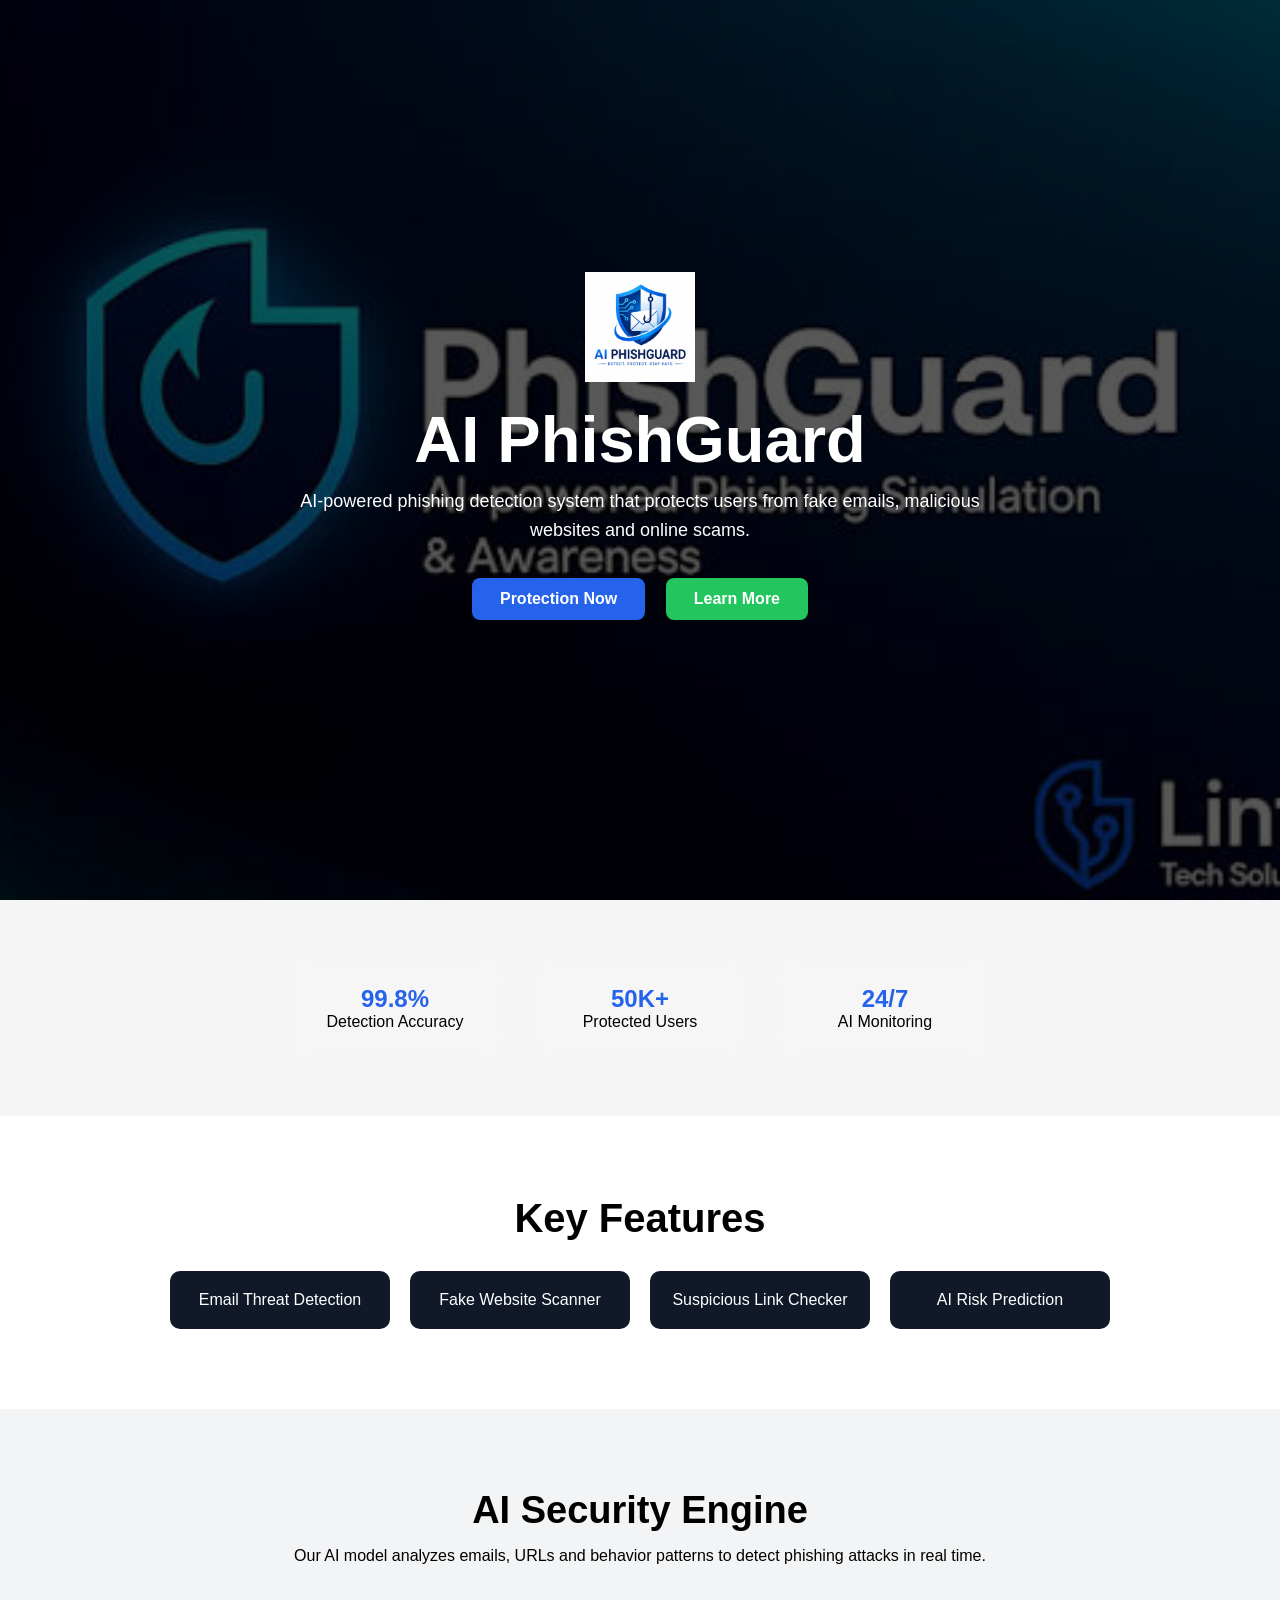
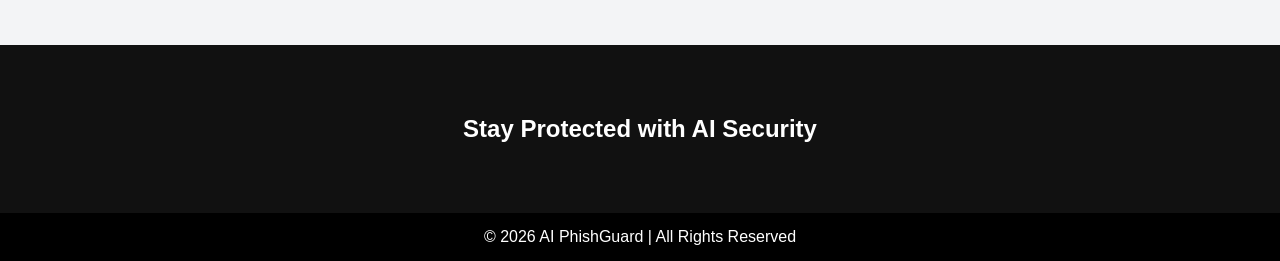
<file: frontend/index.html>
<!DOCTYPE html>
<html lang="en">
<head>
<meta charset="UTF-8">
<meta name="viewport" content="width=device-width, initial-scale=1.0">
<title>AI PhishGuard</title>
<link rel="stylesheet" href="style.css">
</head>

<body>

<div class="hero">
    <div class="overlay">

        <img src="image/logo.png" class="logo">

        <h1>AI PhishGuard</h1>

        <p>
            AI-powered phishing detection system that protects users
            from fake emails, malicious websites and online scams.
        </p>

        <div class="buttons">
            <a href="login.html" class="btn">Protection Now</a>
            <a href="#features" class="btn2">Learn More</a>
        </div>

    </div>
</div>

<section class="stats">

    <div class="card">
        <h2>99.8%</h2>
        <p>Detection Accuracy</p>
    </div>

    <div class="card">
        <h2>50K+</h2>
        <p>Protected Users</p>
    </div>

    <div class="card">
        <h2>24/7</h2>
        <p>AI Monitoring</p>
    </div>

</section>

<section id="features" class="features">

<h2>Key Features</h2>

<div class="feature-container">

    <div class="feature-box">Email Threat Detection</div>
    <div class="feature-box">Fake Website Scanner</div>
    <div class="feature-box">Suspicious Link Checker</div>
    <div class="feature-box">AI Risk Prediction</div>

</div>

</section>

<section class="ai">

<h2>AI Security Engine</h2>

<p>
Our AI model analyzes emails, URLs and behavior patterns
to detect phishing attacks in real time.
</p>

</section>

<section class="cta">

<h2>Stay Protected with AI Security</h2>

</section>

<footer>
<p>© 2026 AI PhishGuard | All Rights Reserved</p>
</footer>

<script src="script.js"></script>

</body>
</html>
</file>
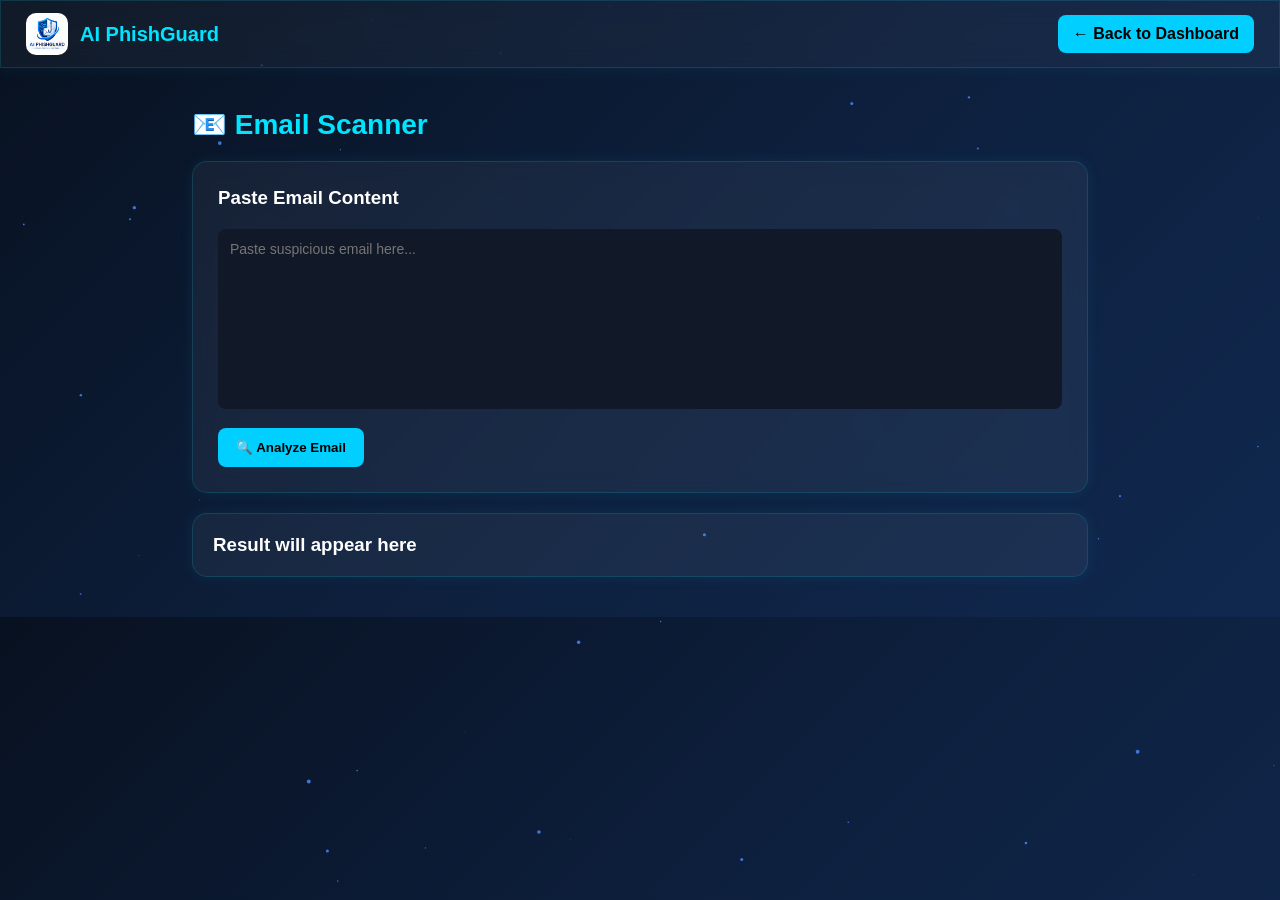
<file: frontend/email-scanner.html>
<!DOCTYPE html>
<html lang="en">

<head>

<meta charset="UTF-8">
<meta name="viewport" content="width=device-width, initial-scale=1.0">

<title>Email Scanner-AI Guard</title>

<link rel="stylesheet" href="email-scanner.css">

</head>


<body>

<!-- BACKGROUND -->
<canvas id="bg"></canvas>


<!-- TOP BAR -->
<header class="topbar">

    <div class="logo-section">

        <img src="image/logo.png" class="logo">

        <h2>AI PhishGuard</h2>

    </div>


    <a href="dashboard.html">
        ← Back to Dashboard
    </a>

</header>



<!-- MAIN -->

<div class="container">


<h1 class="title">
📧 Email Scanner
</h1>



<div class="card">

<h3>
Paste Email Content
</h3>


<textarea 
id="emailInput"
placeholder="Paste suspicious email here...">
</textarea>


<button type="button" onclick="scanEmail()">
🔍 Analyze Email
</button>


</div>




<!-- LOADING -->

<div id="loading" class="loading hidden">

<div class="spinner"></div>

<p>
AI is analyzing email...
</p>

</div>




<!-- RESULT -->

<div class="result-box" id="resultBox">

<h3>
Result will appear here
</h3>

</div>




</div>





<!-- SIDE PANEL -->

<div id="sidePanel" class="side-panel">

<div class="side-content">

<h2>
🤖 AI Tips
</h2>


<ul>

<li>Check sender email carefully</li>

<li>Do not click unknown links</li>

<li>Look for spelling mistakes</li>

<li>Urgent emails can be fake</li>

<li>Never share passwords</li>

</ul>


<button onclick="closeSidePanel()">
Close
</button>


</div>

</div>



<script src="email-scanner.js"></script>


</body>

</html>
</file>
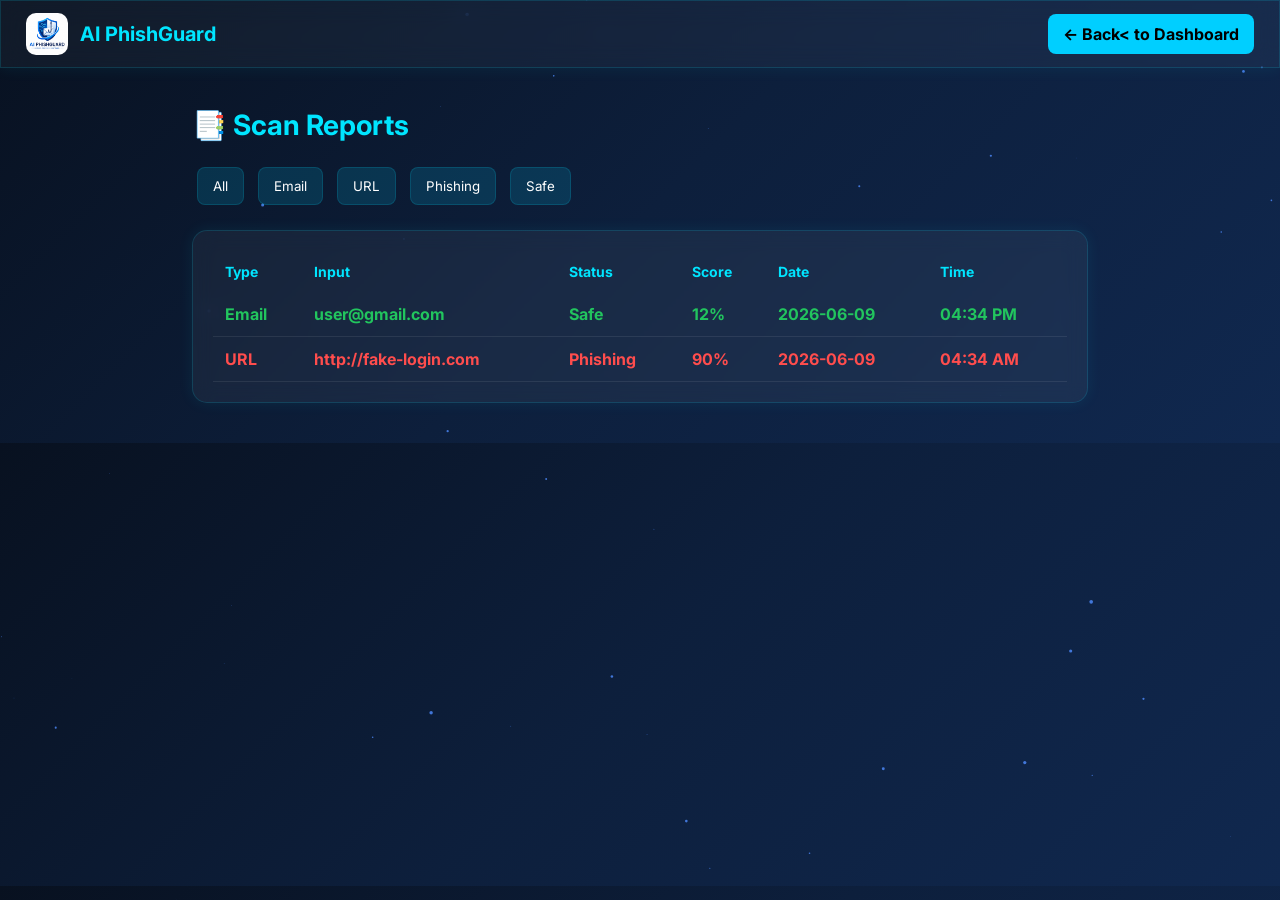
<file: frontend/reports.html>
<!DOCTYPE html>
<html lang="en">
<head>
<meta charset="UTF-8">
<meta name="viewport" content="width=device-width, initial-scale=1.0">
<title>Reports - AI PhishGuard</title>

<link rel="stylesheet" href="reports.css">
<link href="https://fonts.googleapis.com/css2?family=Inter:wght@400;600;700&display=swap" rel="stylesheet">
</head>

<body>

<!-- BACKGROUND -->
<canvas id="bg"></canvas>

<!-- TOPBAR -->
<header class="topbar">
    <div class="logo-section">
        <img src="image/logo.png" class="logo">
        <h2>AI PhishGuard</h2>
    </div>

    <a href="dashboard.html">← Back< to Dashboard</a>
</header>

<!-- CONTENT -->
<div class="container">

    <h1 class="title">📑 Scan Reports</h1>

    <div class="filters">
        <button onclick="filterData('all')">All</button>
        <button onclick="filterData('email')">Email</button>
        <button onclick="filterData('url')">URL</button>
        <button onclick="filterData('phishing')">Phishing</button>
        <button onclick="filterData('safe')">Safe</button>
    </div>

    <div class="table-box">
        <table>
            <thead>
                <tr>
                    <th>Type</th>
                    <th>Input</th>
                    <th>Status</th>
                    <th>Score</th>
                    <th>Date</th>
                    <th>Time</th>
                </tr>
            </thead>

            <tbody id="reportBody">

                <tr class="email safe">
                    <td>Email</td>
                    <td>user@gmail.com</td>
                    <td>Safe</td>
                    <td>12%</td>
                    <td>2026-06-09</td>
                    <td>04:34 PM</td>
                </tr>

                <tr class="url phishing">
                    <td>URL</td>
                    <td>http://fake-login.com</td>
                    <td>Phishing</td>
                    <td>90%</td>
                    <td>2026-06-09</td>
                    <td>04:34 AM</td>
                </tr>

            </tbody>

        </table>
    </div>

</div>

<script src="reports.js"></script>
</body>
</html>
</file>
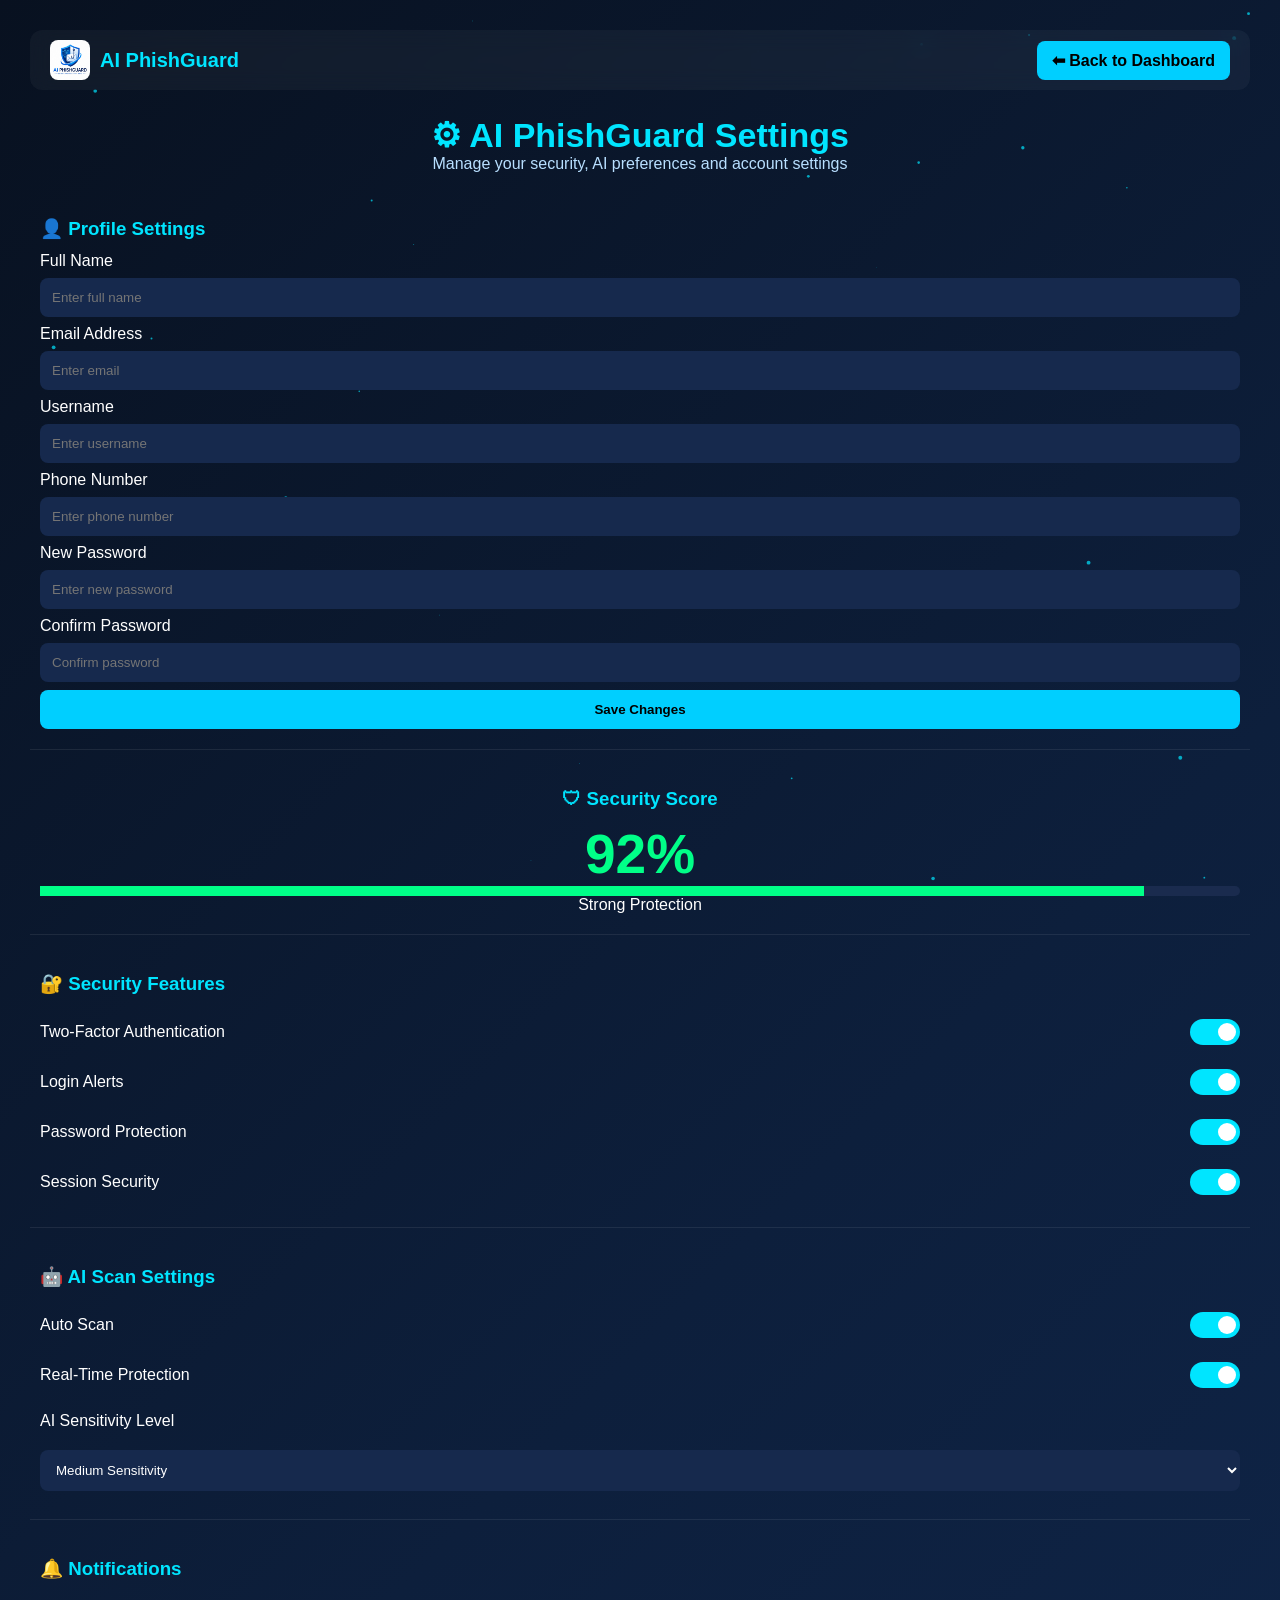
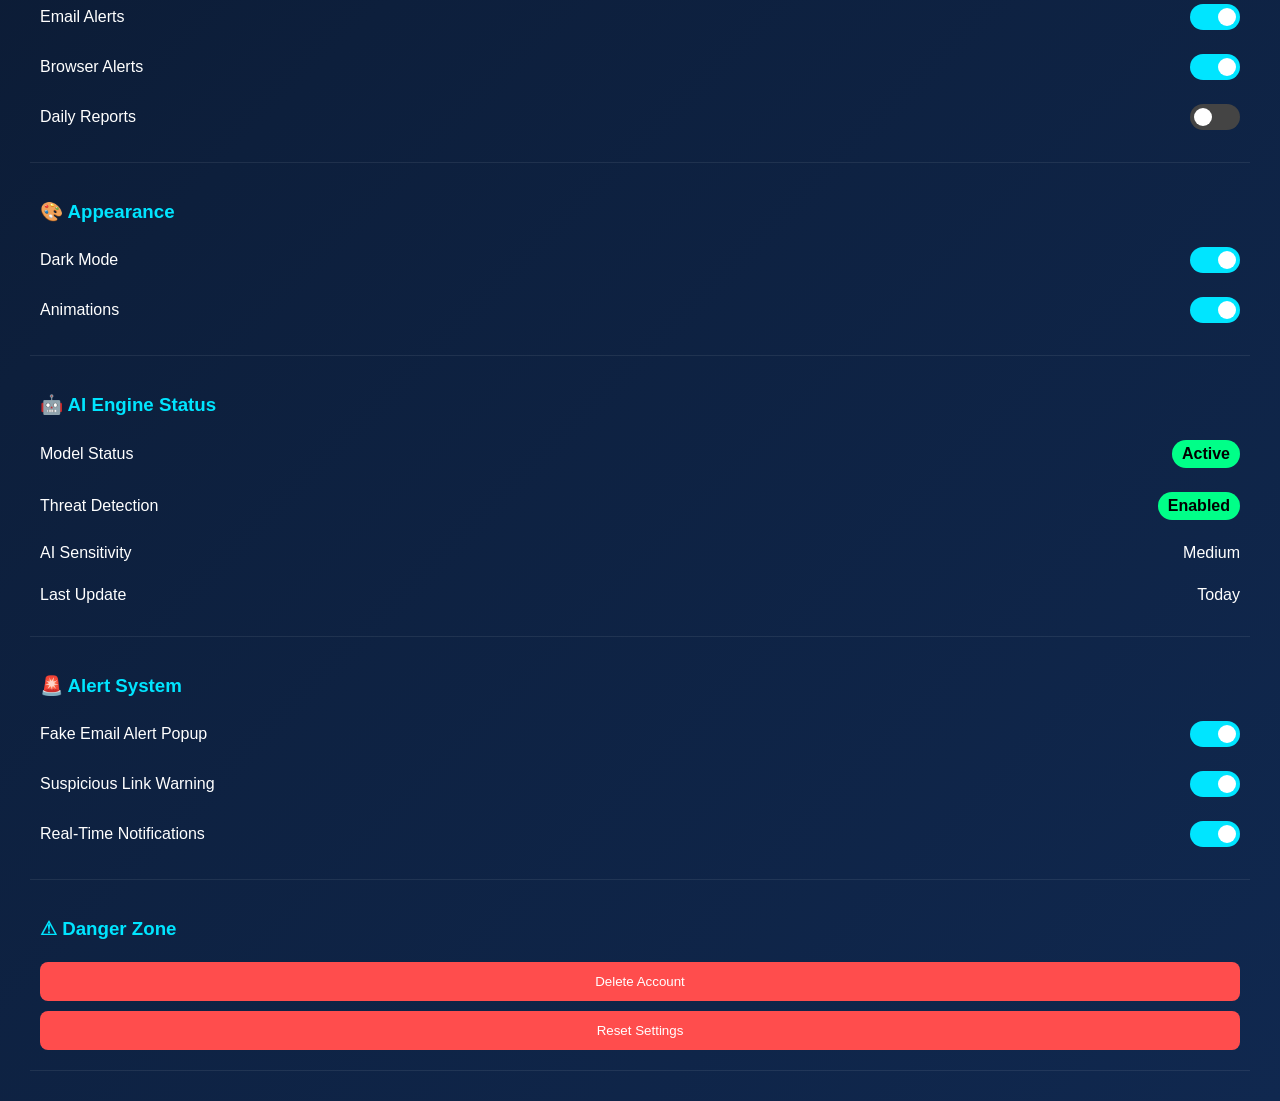
<file: frontend/settings.html>
<!DOCTYPE html>
<html lang="en">
<head>
<meta charset="UTF-8">
<meta name="viewport" content="width=device-width, initial-scale=1.0">
<title>AI PhishGuard - Settings</title>

<link rel="stylesheet" href="settings.css">
</head>

<body>

<!-- Background Animation -->
<canvas id="bg"></canvas>

<!-- TOP BAR -->
<div class="topbar">

    <div class="left">
        <img src="image/logo.png" alt="Logo" class="logo">
        <span class="project-name">AI PhishGuard</span>
    </div>

    <a href="dashboard.html" class="back-btn">⬅ Back to Dashboard</a>

</div>

<!-- PAGE TITLE -->
<div class="page-title">
    <h1>⚙ AI PhishGuard Settings</h1>
    <p>Manage your security, AI preferences and account settings</p>
</div>

<!-- SETTINGS CONTAINER -->
<div class="container">

    <!-- PROFILE SETTINGS -->
    <div class="section">
        <h3>👤 Profile Settings</h3>

        <div class="row">
            <span>Full Name</span>
            <input type="text" placeholder="Enter full name">
        </div>

        <div class="row">
            <span>Email Address</span>
            <input type="email" placeholder="Enter email">
        </div>

        <div class="row">
            <span>Username</span>
            <input type="text" placeholder="Enter username">
        </div>

        <div class="row">
            <span>Phone Number</span>
            <input type="text" placeholder="Enter phone number">
        </div>

        <div class="row">
            <span>New Password</span>
            <input type="password" placeholder="Enter new password">
        </div>

        <div class="row">
            <span>Confirm Password</span>
            <input type="password" placeholder="Confirm password">
        </div>

        <button class="btn">Save Changes</button>
    </div>

    <!-- SECURITY SCORE -->
    <div class="section center">
        <h3>🛡 Security Score</h3>

        <div class="score">92%</div>

        <div class="progress">
            <div class="progress-bar"></div>
        </div>

        <p>Strong Protection</p>
    </div>

    <!-- SECURITY FEATURES -->
    <div class="section">
        <h3>🔐 Security Features</h3>

        <div class="setting-row">
            <span>Two-Factor Authentication</span>
            <label class="switch">
                <input type="checkbox" checked>
                <span class="slider"></span>
            </label>
        </div>

        <div class="setting-row">
            <span>Login Alerts</span>
            <label class="switch">
                <input type="checkbox" checked>
                <span class="slider"></span>
            </label>
        </div>

        <div class="setting-row">
            <span>Password Protection</span>
            <label class="switch">
                <input type="checkbox" checked>
                <span class="slider"></span>
            </label>
        </div>

        <div class="setting-row">
            <span>Session Security</span>
            <label class="switch">
                <input type="checkbox" checked>
                <span class="slider"></span>
            </label>
        </div>
    </div>

    <!-- AI SCAN SETTINGS -->
    <div class="section">
        <h3>🤖 AI Scan Settings</h3>

        <div class="setting-row">
            <span>Auto Scan</span>
            <label class="switch">
                <input type="checkbox" checked>
                <span class="slider"></span>
            </label>
        </div>

        <div class="setting-row">
            <span>Real-Time Protection</span>
            <label class="switch">
                <input type="checkbox" checked>
                <span class="slider"></span>
            </label>
        </div>

        <div class="setting-row">
            <span>AI Sensitivity Level</span>
        </div>

        <select>
            <option>Low Sensitivity</option>
            <option selected>Medium Sensitivity</option>
            <option>High Sensitivity</option>
        </select>
    </div>

    <!-- NOTIFICATIONS -->
    <div class="section">
        <h3>🔔 Notifications</h3>

        <div class="setting-row">
            <span>Email Alerts</span>
            <label class="switch">
                <input type="checkbox" checked>
                <span class="slider"></span>
            </label>
        </div>

        <div class="setting-row">
            <span>Browser Alerts</span>
            <label class="switch">
                <input type="checkbox" checked>
                <span class="slider"></span>
            </label>
        </div>

        <div class="setting-row">
            <span>Daily Reports</span>
            <label class="switch">
                <input type="checkbox">
                <span class="slider"></span>
            </label>
        </div>
    </div>

    <!-- APPEARANCE -->
    <div class="section">
        <h3>🎨 Appearance</h3>

        <div class="setting-row">
            <span>Dark Mode</span>
            <label class="switch">
                <input type="checkbox" checked>
                <span class="slider"></span>
            </label>
        </div>

        <div class="setting-row">
            <span>Animations</span>
            <label class="switch">
                <input type="checkbox" checked>
                <span class="slider"></span>
            </label>
        </div>
    </div>

    <!-- AI ENGINE -->
    <div class="section">
        <h3>🤖 AI Engine Status</h3>

        <div class="setting-row">
            <span>Model Status</span>
            <span class="status">Active</span>
        </div>

        <div class="setting-row">
            <span>Threat Detection</span>
            <span class="status">Enabled</span>
        </div>

        <div class="setting-row">
            <span>AI Sensitivity</span>
            <span>Medium</span>
        </div>

        <div class="setting-row">
            <span>Last Update</span>
            <span>Today</span>
        </div>
    </div>

    <!-- ALERT SYSTEM -->
    <div class="section">
        <h3>🚨 Alert System</h3>

        <div class="setting-row">
            <span>Fake Email Alert Popup</span>
            <label class="switch">
                <input type="checkbox" checked>
                <span class="slider"></span>
            </label>
        </div>

        <div class="setting-row">
            <span>Suspicious Link Warning</span>
            <label class="switch">
                <input type="checkbox" checked>
                <span class="slider"></span>
            </label>
        </div>

        <div class="setting-row">
            <span>Real-Time Notifications</span>
            <label class="switch">
                <input type="checkbox" checked>
                <span class="slider"></span>
            </label>
        </div>
    </div>

    <!-- DANGER ZONE -->
    <div class="section danger">
        <h3>⚠ Danger Zone</h3>

        <button class="danger-btn">Delete Account</button>
        <button class="danger-btn">Reset Settings</button>
    </div>

</div>

<script src="settings.js"></script>

</body>
</html>
</file>
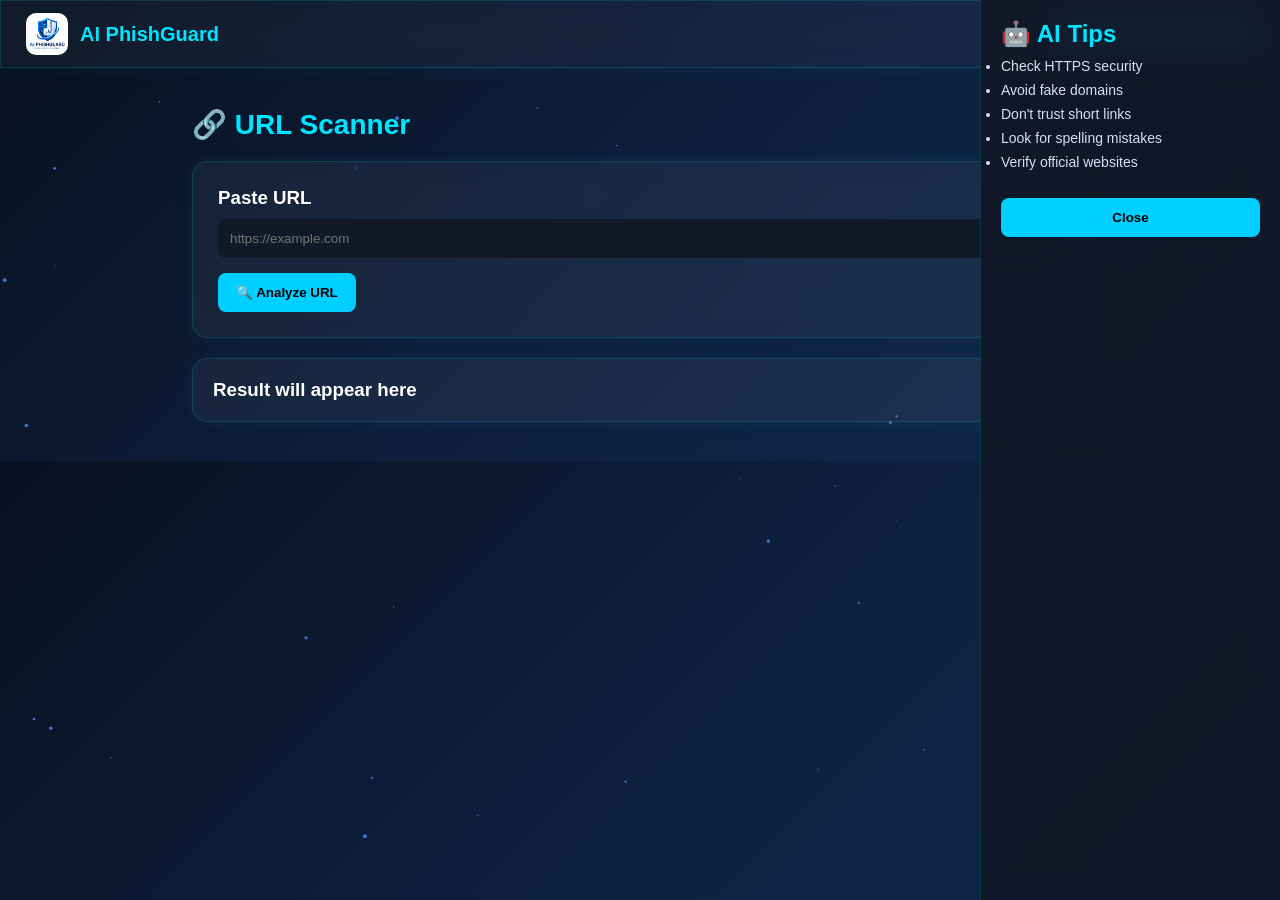
<file: frontend/url-scanner.html>
<!DOCTYPE html>
<html lang="en">
<head>
<meta charset="UTF-8">
<meta name="viewport" content="width=device-width, initial-scale=1.0">
<title>URL Scanner - AI PhishGuard</title>

<link rel="stylesheet" href="url-scanner.css">
</head>

<body onload="openSidePanel()">

<!-- BACKGROUND -->
<canvas id="bg"></canvas>

<!-- TOPBAR  -->
<header class="topbar">
    <div class="logo-section">
        <img src="image/logo.png" class="logo">
        <h2>AI PhishGuard</h2>
    </div>

    <a href="dashboard.html">← Back to Dashboard</a>
</header>

<!-- MAIN -->
<div class="container">

    <h1 class="title">🔗 URL Scanner</h1>

    <!-- INPUT CARD -->
    <div class="card">
        <h3>Paste URL</h3>

        <input type="text" id="urlInput"
        placeholder="https://example.com">

        <button onclick="scanURL()">🔍 Analyze URL</button>
    </div>

    <!-- LOADING -->
    <div id="loading" class="loading hidden">
        <div class="spinner"></div>
        <p>AI is analyzing URL...</p>
    </div>

    <!-- RESULT -->
    <div class="result-box" id="resultBox">
        <h3>Result will appear here</h3>
    </div>

</div>

<!-- SIDE PANEL -->
<div id="sidePanel" class="side-panel">
    <div class="side-content">
        <h2>🤖 AI Tips</h2>
        <ul>
            <li>Check HTTPS security</li>
            <li>Avoid fake domains</li>
            <li>Don't trust short links</li>
            <li>Look for spelling mistakes</li>
            <li>Verify official websites</li>
        </ul>
        <button onclick="closeSidePanel()">Close</button>
    </div>
</div>

<script src="url-scanner.js"></script>

</body>
</html>
</file>
<file: frontend/style.css>
*{
margin:0;
padding:0;
box-sizing:border-box;
font-family:Segoe UI, sans-serif;
}

/* HERO */
.hero{
height:100vh;
width:100%;
background-size:cover;
background-position:center;
background-repeat:no-repeat;
transition:1s ease-in-out;
}

.overlay{
height:100%;
width:100%;
background:rgba(0,0,0,0.65);
display:flex;
flex-direction:column;
justify-content:center;
align-items:center;
text-align:center;
color:white;
padding:20px;
}

.logo{
width:110px;
margin-bottom:20px;
}

h1{
font-size:65px;
}

.overlay p{
max-width:700px;
font-size:18px;
line-height:1.6;
margin-top:10px;
}

/* BUTTONS */
.buttons{
margin-top:25px;
}

.btn, .btn2{
padding:12px 28px;
text-decoration:none;
border-radius:8px;
margin:8px;
font-weight:bold;
display:inline-block;
}

.btn{
background:#2563eb;
color:white;
}

.btn:hover{
background:#1d4ed8;
}

.btn2{
background:#22c55e;
color:white;
}

/* STATS */
.stats{
display:flex;
justify-content:center;
gap:25px;
padding:60px 20px;
background:#f5f5f5;
flex-wrap:wrap;
}

.card{
background:rgba(255,255,255,0.1);
backdrop-filter:blur(10px);
padding:25px;
width:220px;
text-align:center;
border-radius:12px;
transition:0.3s;
}

.card:hover{
transform:translateY(-8px);
}

.card h2{
color:#2563eb;
}

/* FEATURES */
.features{
padding:80px 20px;
text-align:center;
}

.features h2{
font-size:40px;
margin-bottom:30px;
}

.feature-container{
display:flex;
justify-content:center;
gap:20px;
flex-wrap:wrap;
}

.feature-box{
background:#111827;
color:white;
padding:20px;
border-radius:10px;
width:220px;
transition:0.3s;
}

.feature-box:hover{
background:#2563eb;
transform:scale(1.05);
}

/* AI */
.ai{
padding:80px 20px;
text-align:center;
background:#f3f4f6;
}

.ai h2{
font-size:38px;
margin-bottom:15px;
}

/* CTA */
.cta{
padding:70px 20px;
text-align:center;
background:#111;
color:white;
}

/* FOOTER */
footer{
background:#000;
color:white;
text-align:center;
padding:15px;
}
</file>
<file: frontend/email-scanner.css>
*{
margin:0;
padding:0;
box-sizing:border-box;
font-family:'Inter', sans-serif;
}

body{
background:linear-gradient(135deg,#081120,#0d1f3c,#10284f);
color:white;
overflow:hidden;
}

/* BACKGROUND */
#bg{
position:fixed;
top:0;
left:0;
width:100%;
height:100%;
z-index:0;
}

/* TOPBAR (UNIFIED STYLE) */
.topbar{
position:relative;
z-index:2;

display:flex;
justify-content:space-between;
align-items:center;

padding:12px 25px;

background:rgba(255,255,255,0.04);
backdrop-filter:blur(12px);

border:1px solid rgba(0,229,255,0.15);

box-shadow:0 0 15px rgba(0,229,255,0.08);
}

.logo-section{
display:flex;
align-items:center;
gap:12px;
}

.logo{
width:42px;
height:42px;
border-radius:10px;
}

.topbar h2{
color:#00e5ff;
font-size:20px;
}

.topbar a{
text-decoration:none;
padding:10px 15px;
border-radius:8px;

background:#00cfff;
color:black;
font-weight:bold;

transition:.3s;
}

.topbar a:hover{
background:#00e5ff;
}

/* MAIN CONTAINER */
.container{
position:relative;
z-index:2;

width:70%;
margin:40px auto;
}

/* TITLE */
.title{
margin-bottom:20px;
font-size:28px;
color:#00e5ff;
}

/* CARD (GLASS STYLE LIKE OTHER PAGES) */
.card{
background:rgba(255,255,255,0.05);

border:1px solid rgba(0,229,255,0.15);

padding:25px;

border-radius:15px;

box-shadow:0 0 15px rgba(0,229,255,0.08);

backdrop-filter:blur(10px);

transition:.3s;
}

.card:hover{
transform:translateY(-5px);
box-shadow:0 0 25px rgba(0,229,255,0.2);
}

.card h3{
margin-bottom:10px;
}

/* TEXTAREA */
textarea{
width:100%;
height:180px;

margin-top:10px;
padding:12px;

border:none;
border-radius:8px;

outline:none;

background:#111827;
color:white;

resize:none;
font-size:14px;
}

/* BUTTON (UNIFIED UI) */
button{
margin-top:15px;
padding:12px 18px;

background:#00cfff;
color:black;

border:none;
border-radius:8px;

cursor:pointer;
font-weight:bold;

transition:.3s;
}

button:hover{
background:#00e5ff;
}

/* RESULT BOX */
.result-box{
margin-top:20px;

background:rgba(255,255,255,0.05);

border:1px solid rgba(0,229,255,0.15);

padding:20px;

border-radius:15px;

box-shadow:0 0 15px rgba(0,229,255,0.08);
}

/* STATUS COLORS */
.phishing{color:#ff4d4d;font-weight:bold;}
.warning{color:#ffb020;font-weight:bold;}
.safe{color:#22c55e;font-weight:bold;}

/* LOADING */
.loading{
text-align:center;
margin-top:20px;
}

.hidden{display:none;}

.spinner{
width:45px;
height:45px;

border:4px solid #333;
border-top:4px solid #00cfff;

border-radius:50%;

margin:auto;

animation:spin 1s linear infinite;
}

@keyframes spin{
100%{transform:rotate(360deg);}
}

/* SIDE PANEL */
.side-panel{
position:fixed;
top:0;
right:-320px;

width:300px;
height:100%;

background:rgba(17,24,39,0.95);
backdrop-filter:blur(12px);

transition:.4s;

padding:20px;

z-index:999;

border-left:1px solid rgba(0,229,255,0.15);
}

.side-panel.open{
right:0;
}

.side-content h2{
color:#00e5ff;
margin-bottom:10px;
}

.side-content li{
margin-bottom:8px;
font-size:14px;
color:#d8e0f0;
}

/* SIDE BUTTON */
.side-content button{
margin-top:20px;
width:100%;

background:#00cfff;
color:black;
}

/* RESPONSIVE */
@media (max-width:768px){
.container{
width:90%;
}
}
</file>
<file: frontend/reports.css>
/* =========================
   GLOBAL RESET
========================= */
*{
    margin:0;
    padding:0;
    box-sizing:border-box;
    font-family:'Inter', sans-serif;
}

/* =========================
   BODY (NEON GRADIENT STYLE)
========================= */
body{
    background:linear-gradient(135deg,#081120,#0d1f3c,#10284f);
    color:white;
    overflow:hidden;
}

/* =========================
   BACKGROUND CANVAS
========================= */
#bg{
    position:fixed;
    top:0;
    left:0;
    width:100%;
    height:100%;
    z-index:0;
}

/* =========================
   TOPBAR (UNIFIED CYAN STYLE)
========================= */
.topbar{
    position:relative;
    z-index:2;

    display:flex;
    justify-content:space-between;
    align-items:center;

    padding:12px 25px;

    background:rgba(255,255,255,0.04);
    backdrop-filter:blur(12px);

    border:1px solid rgba(0,229,255,0.15);

    box-shadow:0 0 15px rgba(0,229,255,0.08);
}

.logo-section{
    display:flex;
    align-items:center;
    gap:12px;
}

.logo{
    width:42px;
    height:42px;
    border-radius:10px;
}

.topbar h2{
    color:#00e5ff;
    font-size:20px;
}

.topbar a{
    text-decoration:none;
    padding:10px 15px;
    border-radius:8px;

    background:#00cfff;
    color:black;
    font-weight:bold;

    transition:.3s;
}

.topbar a:hover{
    background:#00e5ff;
}

/* =========================
   MAIN CONTAINER
========================= */
.container{
    position:relative;
    z-index:2;

    width:70%;
    margin:40px auto;
}

/* TITLE */
.title{
    margin-bottom:20px;
    font-size:28px;
    color:#00e5ff;
}

/* =========================
   FILTER BUTTONS
========================= */
.filters{
    margin-bottom:15px;
}

.filters button{
    margin:5px;
    padding:10px 15px;

    border:none;
    border-radius:8px;

    background:rgba(0,207,255,0.15);
    color:white;

    border:1px solid rgba(0,229,255,0.15);

    cursor:pointer;
    transition:.3s;
}

.filters button:hover{
    background:#00cfff;
    color:black;
}

/* =========================
   TABLE CARD
========================= */
.table-box{
    margin-top:20px;

    background:rgba(255,255,255,0.05);

    border:1px solid rgba(0,229,255,0.15);

    padding:20px;

    border-radius:15px;

    box-shadow:0 0 15px rgba(0,229,255,0.08);

    backdrop-filter:blur(10px);

    overflow-x:auto;
}

/* =========================
   TABLE
========================= */
table{
    width:100%;
    border-collapse:collapse;
    min-width:600px;
}

/* HEAD */
th{
    color:#00e5ff;
    font-size:14px;
    text-align:left;
    padding:12px;
}

/* CELLS */
td{
    padding:12px;
    border-bottom:1px solid rgba(255,255,255,0.08);
}

/* =========================
   ROW HOVER EFFECT
========================= */
tr{
    transition:.3s;
}

tr:hover{
    background:rgba(0,229,255,0.08);
    transform:scale(1.01);
}

/* =========================
   STATUS COLORS
========================= */
.safe{
    color:#22c55e;
    font-weight:bold;
}

.phishing{
    color:#ff4d4d;
    font-weight:bold;
}

.warning{
    color:#ffb020;
    font-weight:bold;
}

/* =========================
   RESPONSIVE
========================= */
@media (max-width:768px){
    .container{
        width:90%;
    }
}
</file>
<file: frontend/settings.css>
*{
  margin:0;
  padding:0;
  box-sizing:border-box;
  font-family:Segoe UI, sans-serif;
}

body{
  background:linear-gradient(135deg,#081120,#0d1f3c,#10284f);
  color:white;
  padding:30px;
  min-height:100vh;
  overflow-x:hidden;
}

/* canvas */
#bg{
  position:fixed;
  top:0;
  left:0;
  width:100%;
  height:100%;
  z-index:-1;
}

/* TOP BAR */
.topbar{
  display:flex;
  justify-content:space-between;
  align-items:center;
  padding:10px 20px;
  background:rgba(255,255,255,0.04);
  border-radius:12px;
  backdrop-filter:blur(10px);
}

.left{display:flex;gap:10px;align-items:center;}

.logo{width:40px;height:40px;border-radius:8px;}

.project-name{color:#00e5ff;font-size:20px;font-weight:bold;}

.back-btn{
  background:#00cfff;
  padding:10px 15px;
  border-radius:8px;
  color:black;
  text-decoration:none;
  font-weight:bold;
}

/* TITLE */
.page-title{text-align:center;margin:25px 0;}
.page-title h1{color:#00e5ff;font-size:34px;}
.page-title p{color:#b8dfff;}

/* CONTAINER */
.container{
  display:flex;
  flex-direction:column;
  gap:18px;
}

/* SECTION (NO CARDS) */
.section{
  padding:20px 10px;
  border-bottom:1px solid rgba(255,255,255,0.08);
}

.section h3{
  color:#00e5ff;
  margin-bottom:12px;
}

/* ROW */
.setting-row{
  display:flex;
  justify-content:space-between;
  align-items:center;
  padding:12px 0;
}

/* INPUT */
input,select{
  width:100%;
  padding:12px;
  margin:8px 0;
  border:none;
  border-radius:8px;
  background:#16294d;
  color:white;
}

/* BUTTON */
.btn{
  width:100%;
  padding:12px;
  background:#00cfff;
  border:none;
  border-radius:8px;
  font-weight:bold;
}

/* SCORE */
.center{text-align:center;}

.score{
  font-size:55px;
  color:#00ff88;
  font-weight:bold;
}

.progress{
  height:10px;
  background:#1a2b4e;
  border-radius:20px;
}

.progress-bar{
  width:92%;
  height:100%;
  background:#00ff88;
}

/* SWITCH */
.switch{
  position:relative;
  width:50px;
  height:26px;
}

.switch input{display:none;}

.slider{
  position:absolute;
  inset:0;
  background:#444;
  border-radius:20px;
  transition:0.3s;
}

.slider:before{
  content:"";
  position:absolute;
  width:18px;
  height:18px;
  top:4px;
  left:4px;
  background:white;
  border-radius:50%;
  transition:0.3s;
}

input:checked + .slider{
  background:#00e5ff;
}

input:checked + .slider:before{
  transform:translateX(24px);
}

/* STATUS */
.status{
  background:#00ff88;
  color:black;
  padding:5px 10px;
  border-radius:20px;
  font-weight:bold;
}

/* DANGER */
.danger-btn{
  width:100%;
  margin-top:10px;
  padding:12px;
  background:#ff4d4d;
  border:none;
  border-radius:8px;
  color:white;
}

/* SCROLLBAR */
::-webkit-scrollbar{
width:8px;
}

::-webkit-scrollbar-thumb{
background:#00cfff;
border-radius:10px;
}
</file>
<file: frontend/url-scanner.css>
*{
margin:0;
padding:0;
box-sizing:border-box;
font-family:'Inter', sans-serif;
}

body{
background:linear-gradient(135deg,#081120,#0d1f3c,#10284f);
color:white;
overflow:hidden;
}

/* BACKGROUND */
#bg{
position:fixed;
top:0;
left:0;
width:100%;
height:100%;
z-index:0;
}

/* TOPBAR (UNIFIED STYLE) */
.topbar{
position:relative;
z-index:2;

display:flex;
justify-content:space-between;
align-items:center;

padding:12px 25px;

background:rgba(255,255,255,0.04);
backdrop-filter:blur(12px);

border:1px solid rgba(0,229,255,0.15);

box-shadow:0 0 15px rgba(0,229,255,0.08);
}

.logo-section{
display:flex;
align-items:center;
gap:12px;
}

.logo{
width:42px;
height:42px;
border-radius:10px;
}

.topbar h2{
color:#00e5ff;
font-size:20px;
}

.topbar a{
background:#00cfff;
color:black;

padding:10px 15px;
border-radius:8px;

text-decoration:none;
font-weight:bold;

transition:.3s;
}

.topbar a:hover{
background:#00e5ff;
}

/* MAIN CONTAINER */
.container{
position:relative;
z-index:2;

width:70%;
margin:40px auto;
}

/* TITLE */
.title{
margin-bottom:20px;
font-size:28px;
color:#00e5ff;
}

/* CARD (GLASS STYLE) */
.card{
background:rgba(255,255,255,0.05);

border:1px solid rgba(0,229,255,0.15);

padding:25px;

border-radius:15px;

box-shadow:0 0 15px rgba(0,229,255,0.08);

backdrop-filter:blur(10px);

transition:.3s;
}

.card:hover{
transform:translateY(-5px);
box-shadow:0 0 25px rgba(0,229,255,0.2);
}

/* INPUT */
input{
width:100%;

padding:12px;

margin-top:10px;

border-radius:8px;
border:none;

outline:none;

background:#111827;
color:white;
}

/* BUTTON (UNIFIED STYLE) */
button{
margin-top:15px;
padding:12px 18px;

background:#00cfff;
color:black;

border:none;
border-radius:8px;

cursor:pointer;
font-weight:bold;

transition:.3s;
}

button:hover{
background:#00e5ff;
}

/* RESULT BOX */
.result-box{
margin-top:20px;

background:rgba(255,255,255,0.05);

border:1px solid rgba(0,229,255,0.15);

padding:20px;

border-radius:15px;

box-shadow:0 0 15px rgba(0,229,255,0.08);
}

/* STATUS COLORS */
.phishing{
color:#ff4d4d;
font-weight:bold;
}

.warning{
color:#ffb020;
font-weight:bold;
}

.safe{
color:#22c55e;
font-weight:bold;
}

/* LOADING */
.loading{
text-align:center;
margin-top:20px;
}

.hidden{display:none;}

.spinner{
width:45px;
height:45px;

border:4px solid #333;
border-top:4px solid #00cfff;

border-radius:50%;

margin:auto;

animation:spin 1s linear infinite;
}

@keyframes spin{
100%{transform:rotate(360deg);}
}

/* SIDE PANEL */
.side-panel{
position:fixed;
top:0;
right:-320px;

width:300px;
height:100%;

background:rgba(17,24,39,0.95);
backdrop-filter:blur(12px);

transition:.4s;

padding:20px;

z-index:999;

border-left:1px solid rgba(0,229,255,0.15);
}

.side-panel.open{
right:0;
}

.side-content h2{
color:#00e5ff;
margin-bottom:10px;
}

.side-content li{
margin-bottom:8px;
font-size:14px;
color:#d8e0f0;
}

.side-content button{
margin-top:20px;
width:100%;

background:#00cfff;
color:black;
}
</file>
